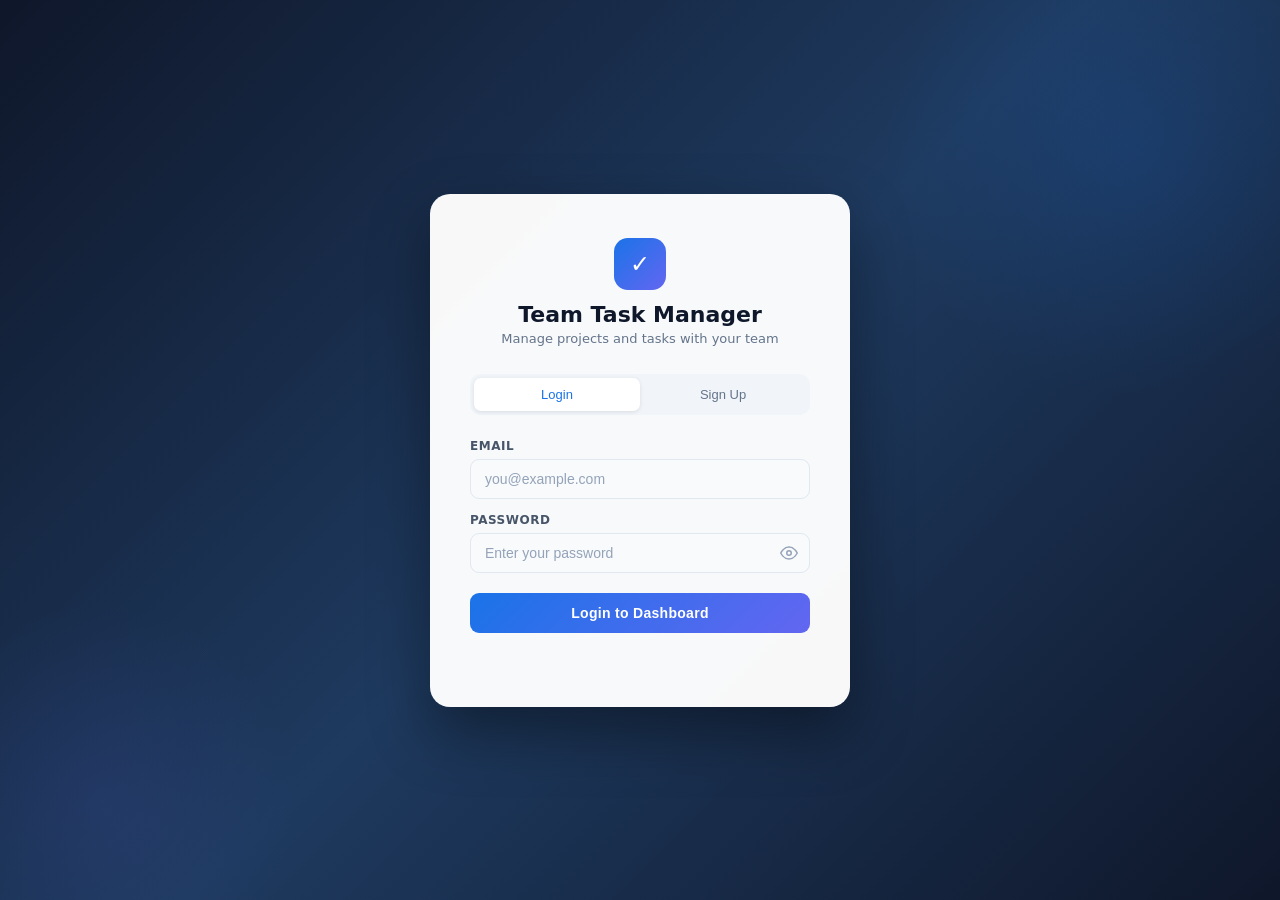
<file: static/index.html>
<!DOCTYPE html>
<html lang="en">
<head>
  <meta charset="UTF-8">
  <meta name="viewport" content="width=device-width, initial-scale=1.0">
  <title>Team Task Manager</title>
  <link rel="stylesheet" href="style.css">
</head>
<body>
  <div class="auth-page">
    <div class="auth-container">
      <div class="auth-logo">
        <div class="logo-icon">✓</div>
        <h1>Team Task Manager</h1>
        <p>Manage projects and tasks with your team</p>
      </div>

      <div class="tab-buttons">
        <button onclick="showTab('login')" id="loginTab" class="tab-btn active">Login</button>
        <button onclick="showTab('signup')" id="signupTab" class="tab-btn">Sign Up</button>
      </div>

      <div id="login">
        <div class="form-group">
          <label>Email</label>
          <input id="loginEmail" type="email" placeholder="you@example.com">
        </div>
        <div class="form-group">
          <label>Password</label>
          <div class="input-eye">
            <input id="loginPass" type="password" placeholder="Enter your password">
            <span onclick="toggleEye('loginPass', this)">
              <svg xmlns="http://www.w3.org/2000/svg" width="18" height="18" viewBox="0 0 24 24" fill="none" stroke="currentColor" stroke-width="2" stroke-linecap="round" stroke-linejoin="round"><path d="M1 12s4-8 11-8 11 8 11 8-4 8-11 8-11-8-11-8z"/><circle cx="12" cy="12" r="3"/></svg>
            </span>
          </div>
        </div>
        <button class="btn-primary" onclick="doLogin()">Login to Dashboard</button>
      </div>

      <div id="signup" style="display:none">
        <div class="form-group">
          <label>Full Name</label>
          <input id="signupName" placeholder="John Doe">
        </div>
        <div class="form-group">
          <label>Email</label>
          <input id="signupEmail" type="email" placeholder="you@example.com">
        </div>
        <div class="form-group">
          <label>Password</label>
          <div class="input-eye">
            <input id="signupPass" type="password" placeholder="Create a password">
            <span onclick="toggleEye('signupPass', this)">
              <svg xmlns="http://www.w3.org/2000/svg" width="18" height="18" viewBox="0 0 24 24" fill="none" stroke="currentColor" stroke-width="2" stroke-linecap="round" stroke-linejoin="round"><path d="M1 12s4-8 11-8 11 8 11 8-4 8-11 8-11-8-11-8z"/><circle cx="12" cy="12" r="3"/></svg>
            </span>
          </div>
        </div>
        <button class="btn-primary" onclick="doSignup()">Create Account</button>
      </div>

      <p id="msg"></p>
    </div>
  </div>

  <script>
    function showTab(t) {
      document.getElementById('login').style.display = t === 'login' ? 'block' : 'none';
      document.getElementById('signup').style.display = t === 'signup' ? 'block' : 'none';
      document.getElementById('loginTab').classList.toggle('active', t === 'login');
      document.getElementById('signupTab').classList.toggle('active', t === 'signup');
    }

    function toggleEye(fieldId, icon) {
      const input = document.getElementById(fieldId);
      if (input.type === 'password') {
        input.type = 'text';
        icon.classList.add('active');
        icon.innerHTML = `<svg xmlns="http://www.w3.org/2000/svg" width="18" height="18" viewBox="0 0 24 24" fill="none" stroke="currentColor" stroke-width="2" stroke-linecap="round" stroke-linejoin="round"><path d="M17.94 17.94A10.07 10.07 0 0 1 12 20c-7 0-11-8-11-8a18.45 18.45 0 0 1 5.06-5.94"/><path d="M9.9 4.24A9.12 9.12 0 0 1 12 4c7 0 11 8 11 8a18.5 18.5 0 0 1-2.16 3.19"/><line x1="1" y1="1" x2="23" y2="23"/></svg>`;
      } else {
        input.type = 'password';
        icon.classList.remove('active');
        icon.innerHTML = `<svg xmlns="http://www.w3.org/2000/svg" width="18" height="18" viewBox="0 0 24 24" fill="none" stroke="currentColor" stroke-width="2" stroke-linecap="round" stroke-linejoin="round"><path d="M1 12s4-8 11-8 11 8 11 8-4 8-11 8-11-8-11-8z"/><circle cx="12" cy="12" r="3"/></svg>`;
      }
    }

    async function doLogin() {
      const msg = document.getElementById('msg');
      msg.textContent = '';
      const r = await fetch('/api/auth/login', {
        method: 'POST',
        headers: {'Content-Type': 'application/json'},
        body: JSON.stringify({
          email: document.getElementById('loginEmail').value,
          password: document.getElementById('loginPass').value
        })
      });
      const d = await r.json();
      if (d.token) {
        localStorage.setItem('token', d.token);
        localStorage.setItem('user', JSON.stringify(d.user));
        window.location = 'dashboard.html';
      } else {
        msg.style.color = '#dc2626';
        msg.textContent = d.error;
      }
    }

    async function doSignup() {
      const msg = document.getElementById('msg');
      msg.textContent = '';
      const r = await fetch('/api/auth/signup', {
        method: 'POST',
        headers: {'Content-Type': 'application/json'},
        body: JSON.stringify({
          name: document.getElementById('signupName').value,
          email: document.getElementById('signupEmail').value,
          password: document.getElementById('signupPass').value
        })
      });
      const d = await r.json();
      if (d.token) {
        localStorage.setItem('token', d.token);
        localStorage.setItem('user', JSON.stringify(d.user));
        window.location = 'dashboard.html';
      } else {
        msg.style.color = '#dc2626';
        msg.textContent = d.error;
      }
    }
  </script>
</body>
</html>
</file>
<file: static/style.css>
* { box-sizing: border-box; margin: 0; padding: 0; }
body { font-family: 'Segoe UI', system-ui, sans-serif; background: #0f172a; color: #222; min-height: 100vh; }

/* NAV */
nav { background: white; padding: 14px 28px; display: flex;
      justify-content: space-between; align-items: center;
      box-shadow: 0 1px 4px rgba(0,0,0,0.08); }
nav span { font-size: 15px; font-weight: 600; color: #1a73e8; letter-spacing: 0.3px; }
nav button { background: #f0f4ff; color: #1a73e8; border: none;
             padding: 7px 18px; border-radius: 8px; cursor: pointer;
             font-size: 13px; font-weight: 500; transition: background 0.2s; }
nav button:hover { background: #dce8ff; }

/* AUTH PAGE */
.auth-page { min-height: 100vh; background: linear-gradient(135deg, #0f172a 0%, #1e3a5f 50%, #0f172a 100%);
  display: flex; align-items: center; justify-content: center; padding: 20px; position: relative; overflow: hidden; }
.auth-page::before { content: ''; position: absolute; width: 500px; height: 500px;
  background: radial-gradient(circle, rgba(26,115,232,0.15) 0%, transparent 70%);
  top: -100px; right: -100px; border-radius: 50%; }
.auth-page::after { content: ''; position: absolute; width: 400px; height: 400px;
  background: radial-gradient(circle, rgba(99,102,241,0.1) 0%, transparent 70%);
  bottom: -100px; left: -100px; border-radius: 50%; }

.auth-container { background: rgba(255,255,255,0.97); border-radius: 20px;
  padding: 44px 40px; width: 100%; max-width: 420px;
  box-shadow: 0 25px 60px rgba(0,0,0,0.4); position: relative; z-index: 1; }

.auth-logo { text-align: center; margin-bottom: 28px; }
.auth-logo .logo-icon { width: 52px; height: 52px; background: linear-gradient(135deg, #1a73e8, #6366f1);
  border-radius: 14px; margin: 0 auto 12px; display: flex; align-items: center;
  justify-content: center; font-size: 24px; color: white; }
.auth-logo h1 { font-size: 22px; font-weight: 700; color: #0f172a; }
.auth-logo p { font-size: 13px; color: #64748b; margin-top: 4px; }

.tab-buttons { display: flex; background: #f1f5f9; border-radius: 10px;
  padding: 4px; margin-bottom: 24px; }
.tab-btn { flex: 1; padding: 9px; border: none; background: none;
           cursor: pointer; font-size: 13px; font-weight: 500;
           color: #64748b; border-radius: 7px; transition: all 0.2s; }
.tab-btn.active { background: white; color: #1a73e8;
  box-shadow: 0 1px 4px rgba(0,0,0,0.1); }

.form-group { margin-bottom: 14px; }
.form-group label { display: block; font-size: 12px; font-weight: 600;
  color: #475569; margin-bottom: 6px; text-transform: uppercase; letter-spacing: 0.5px; }
input { display: block; width: 100%; padding: 11px 14px;
        border: 1.5px solid #e2e8f0; border-radius: 9px;
        font-size: 14px; transition: border-color 0.2s; background: #f8fafc; color: #0f172a; }
input:focus { outline: none; border-color: #1a73e8; background: white; }
input::placeholder { color: #94a3b8; }

/* EYE TOGGLE */
.input-eye { position: relative; }
.input-eye input { padding-right: 42px; }
.input-eye span { position: absolute; right: 12px; top: 50%;
  transform: translateY(-50%); cursor: pointer; color: #94a3b8;
  display: flex; align-items: center; transition: color 0.2s; user-select: none; }
.input-eye span:hover { color: #1a73e8; }
.input-eye span.active { color: #1a73e8; }

.btn-primary { background: linear-gradient(135deg, #1a73e8, #6366f1);
  color: white; border: none; padding: 12px 20px; border-radius: 9px;
  cursor: pointer; font-size: 14px; font-weight: 600; width: 100%;
  margin-top: 6px; transition: opacity 0.2s; letter-spacing: 0.3px; }
.btn-primary:hover { opacity: 0.92; }
#msg { margin-top: 12px; font-size: 13px; text-align: center; min-height: 18px; }

/* DASHBOARD */
.dashboard-page { background: #f0f4f8; min-height: 100vh; }
.dashboard { max-width: 960px; margin: 0 auto; padding: 24px 16px; }

/* STATS */
.stats { display: grid; grid-template-columns: repeat(5, 1fr);
  gap: 12px; margin-bottom: 28px; }
.stat { background: white; padding: 18px 16px; border-radius: 12px;
        text-align: center; box-shadow: 0 1px 4px rgba(0,0,0,0.06);
        border-top: 3px solid #e2e8f0; transition: transform 0.2s; }
.stat:hover { transform: translateY(-2px); }
.stat b { display: block; font-size: 30px; font-weight: 700; color: #1a73e8; }
.stat span { font-size: 11px; color: #94a3b8; margin-top: 4px;
  display: block; text-transform: uppercase; letter-spacing: 0.5px; font-weight: 600; }
.stat.done { border-top-color: #22c55e; }
.stat.done b { color: #16a34a; }
.stat.overdue { border-top-color: #ef4444; }
.stat.overdue b { color: #dc2626; }

/* SECTIONS */
.section-header { display: flex; justify-content: space-between;
  align-items: center; margin: 28px 0 14px; }
.section-header h2 { font-size: 17px; font-weight: 600; color: #0f172a; }
.btn-add { width: auto; padding: 8px 18px; font-size: 13px; font-weight: 600;
  background: #1a73e8; color: white; border: none; border-radius: 8px;
  cursor: pointer; transition: background 0.2s; }
.btn-add:hover { background: #1557b0; }

/* PROJECT CARDS */
.projects-grid { display: grid; grid-template-columns: repeat(auto-fill, minmax(260px, 1fr)); gap: 14px; }
.card { background: white; padding: 20px; border-radius: 12px; cursor: pointer;
        box-shadow: 0 1px 4px rgba(0,0,0,0.07); border: 1.5px solid transparent;
        transition: all 0.2s; position: relative; overflow: hidden; }
.card::before { content: ''; position: absolute; top: 0; left: 0;
  width: 100%; height: 3px; background: linear-gradient(90deg, #1a73e8, #6366f1); }
.card:hover { border-color: #1a73e8; box-shadow: 0 4px 16px rgba(26,115,232,0.15); transform: translateY(-2px); }
.card-title { font-size: 15px; font-weight: 600; color: #0f172a; margin-bottom: 6px; }
.card-desc { font-size: 13px; color: #64748b; line-height: 1.5; }
.card-meta { margin-top: 12px; font-size: 11px; color: #94a3b8;
  font-weight: 600; text-transform: uppercase; letter-spacing: 0.5px; }

/* TASKS */
.tasks-container { background: white; border-radius: 14px;
  box-shadow: 0 1px 4px rgba(0,0,0,0.07); overflow: hidden; }
.tasks-header { padding: 16px 20px; background: #f8fafc;
  border-bottom: 1px solid #e2e8f0; font-size: 13px; color: #64748b;
  font-weight: 600; display: grid;
  grid-template-columns: 1fr 150px 100px 140px; gap: 12px; }
.task { padding: 14px 20px; border-bottom: 1px solid #f1f5f9;
        display: grid; grid-template-columns: 1fr 150px 100px 140px;
        gap: 12px; align-items: center; transition: background 0.15s; }
.task:last-child { border-bottom: none; }
.task:hover { background: #f8fafc; }
.task-info { min-width: 0; }
.task-title { font-size: 14px; font-weight: 500; color: #0f172a;
  white-space: nowrap; overflow: hidden; text-overflow: ellipsis; }
.task-sub { font-size: 12px; color: #94a3b8; margin-top: 2px; }
.overdue-task { background: #fff5f5; }
.overdue-task:hover { background: #fff0f0; }
.badge-overdue { font-size: 10px; background: #fee2e2; color: #dc2626;
  padding: 2px 8px; border-radius: 6px; font-weight: 600;
  display: inline-block; margin-top: 4px; }

.priority { padding: 4px 10px; border-radius: 6px; font-size: 11px;
  font-weight: 600; text-align: center; display: inline-block; }
.priority.high { background: #fee2e2; color: #dc2626; }
.priority.medium { background: #fef9c3; color: #ca8a04; }
.priority.low { background: #dcfce7; color: #16a34a; }

.task-controls select { padding: 6px 10px; border-radius: 7px;
  border: 1.5px solid #e2e8f0; font-size: 12px; cursor: pointer;
  background: white; color: #0f172a; width: 100%; font-weight: 500; }
.task-controls select:focus { outline: none; border-color: #1a73e8; }

.empty { color: #94a3b8; font-size: 13px; padding: 24px 20px; text-align: center; }

/* MODAL */
.modal { position: fixed; top: 0; left: 0; width: 100%; height: 100%;
         background: rgba(15,23,42,0.6); display: flex;
         align-items: center; justify-content: center; z-index: 100;
         backdrop-filter: blur(4px); }
.modal-box { background: white; padding: 32px; border-radius: 16px;
             width: 100%; max-width: 460px; box-shadow: 0 20px 60px rgba(0,0,0,0.3); }
.modal-box h3 { margin-bottom: 20px; font-size: 17px; font-weight: 600; color: #0f172a; }
.modal-box input, .modal-box textarea, .modal-box select {
  display: block; width: 100%; padding: 10px 14px; margin-bottom: 12px;
  border: 1.5px solid #e2e8f0; border-radius: 8px; font-size: 14px;
  font-family: inherit; background: #f8fafc; color: #0f172a; }
.modal-box input:focus, .modal-box textarea:focus, .modal-box select:focus {
  outline: none; border-color: #1a73e8; background: white; }
.modal-btns { display: flex; gap: 10px; margin-top: 8px; }
.btn-cancel { background: #f1f5f9; color: #475569; border: none;
  padding: 10px 20px; border-radius: 8px; cursor: pointer;
  font-size: 14px; font-weight: 500; flex: 1; }
.btn-cancel:hover { background: #e2e8f0; }
.btn-submit { background: linear-gradient(135deg, #1a73e8, #6366f1);
  color: white; border: none; padding: 10px 20px; border-radius: 8px;
  cursor: pointer; font-size: 14px; font-weight: 600; flex: 2; }
.btn-submit:hover { opacity: 0.92; }

@media (max-width: 600px) {
  .stats { grid-template-columns: repeat(3, 1fr); }
  .tasks-header { display: none; }
  .task { grid-template-columns: 1fr; gap: 8px; }
}
</file>
